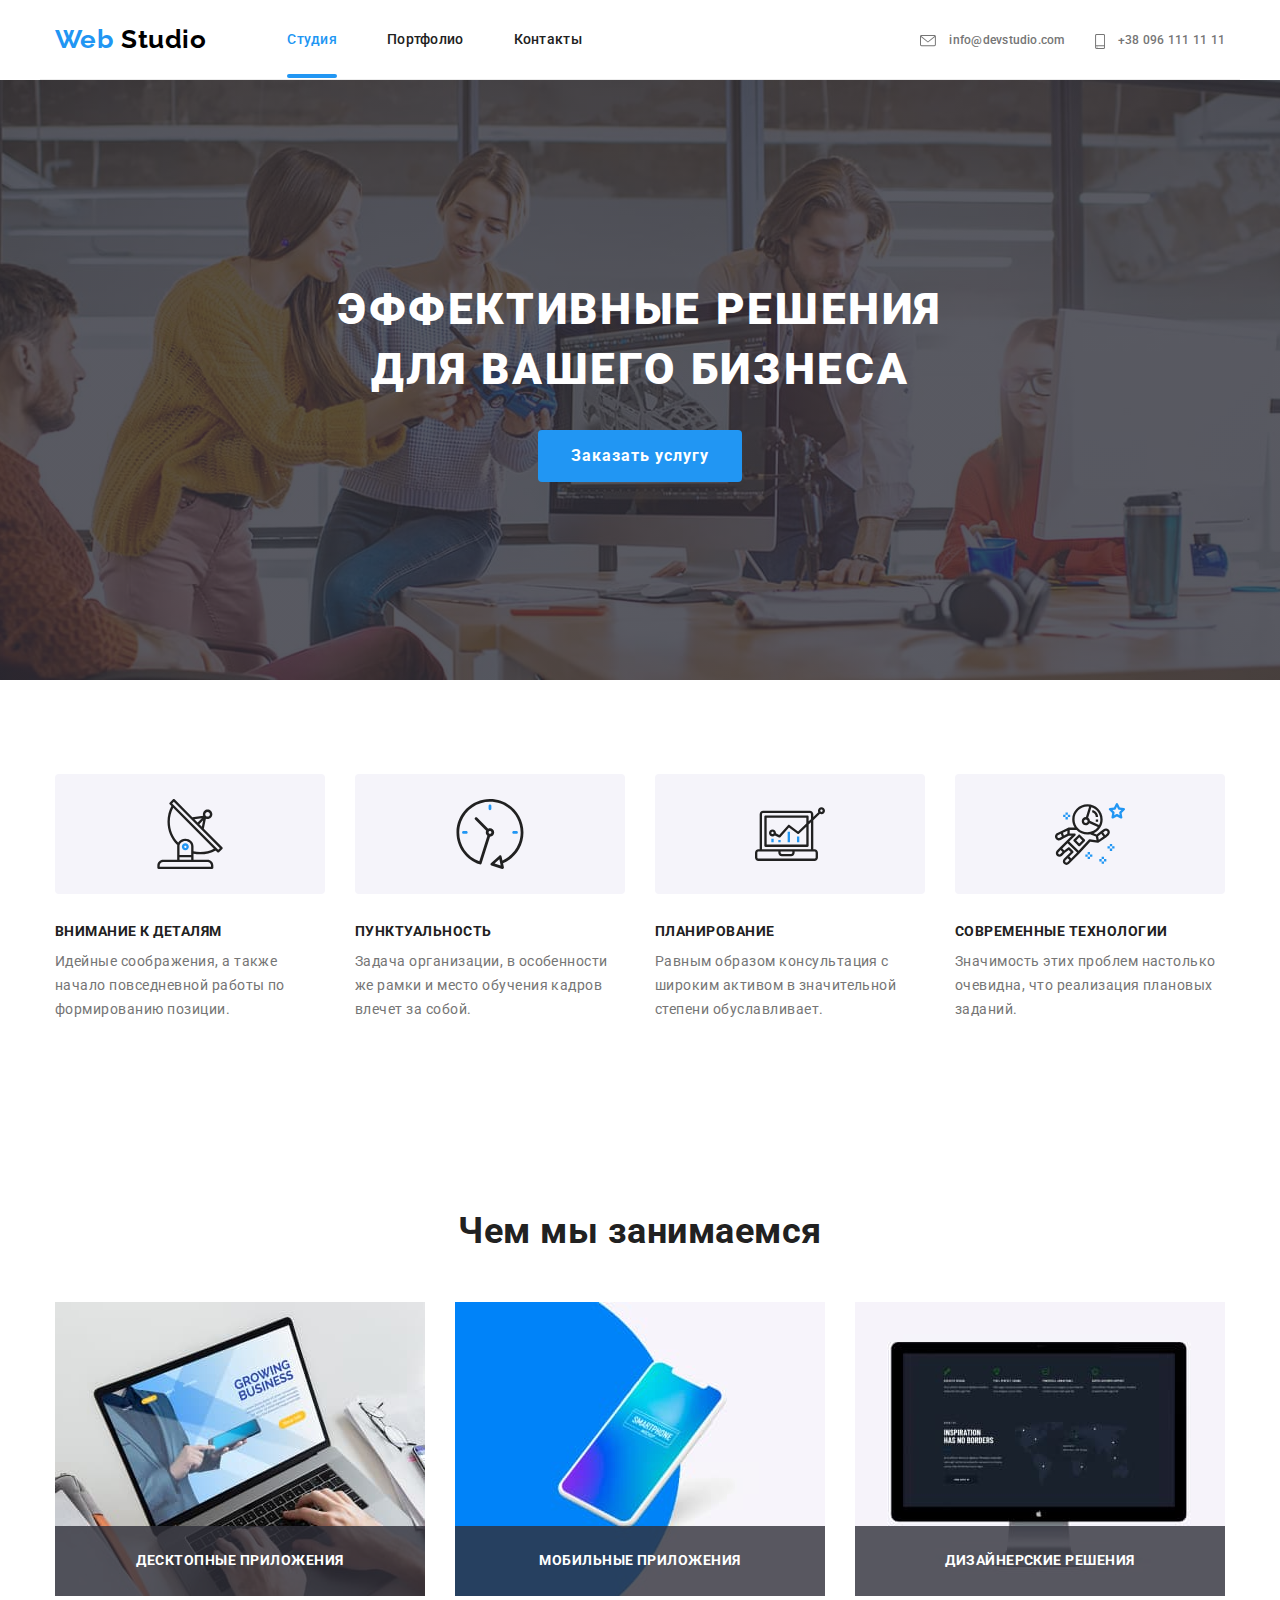
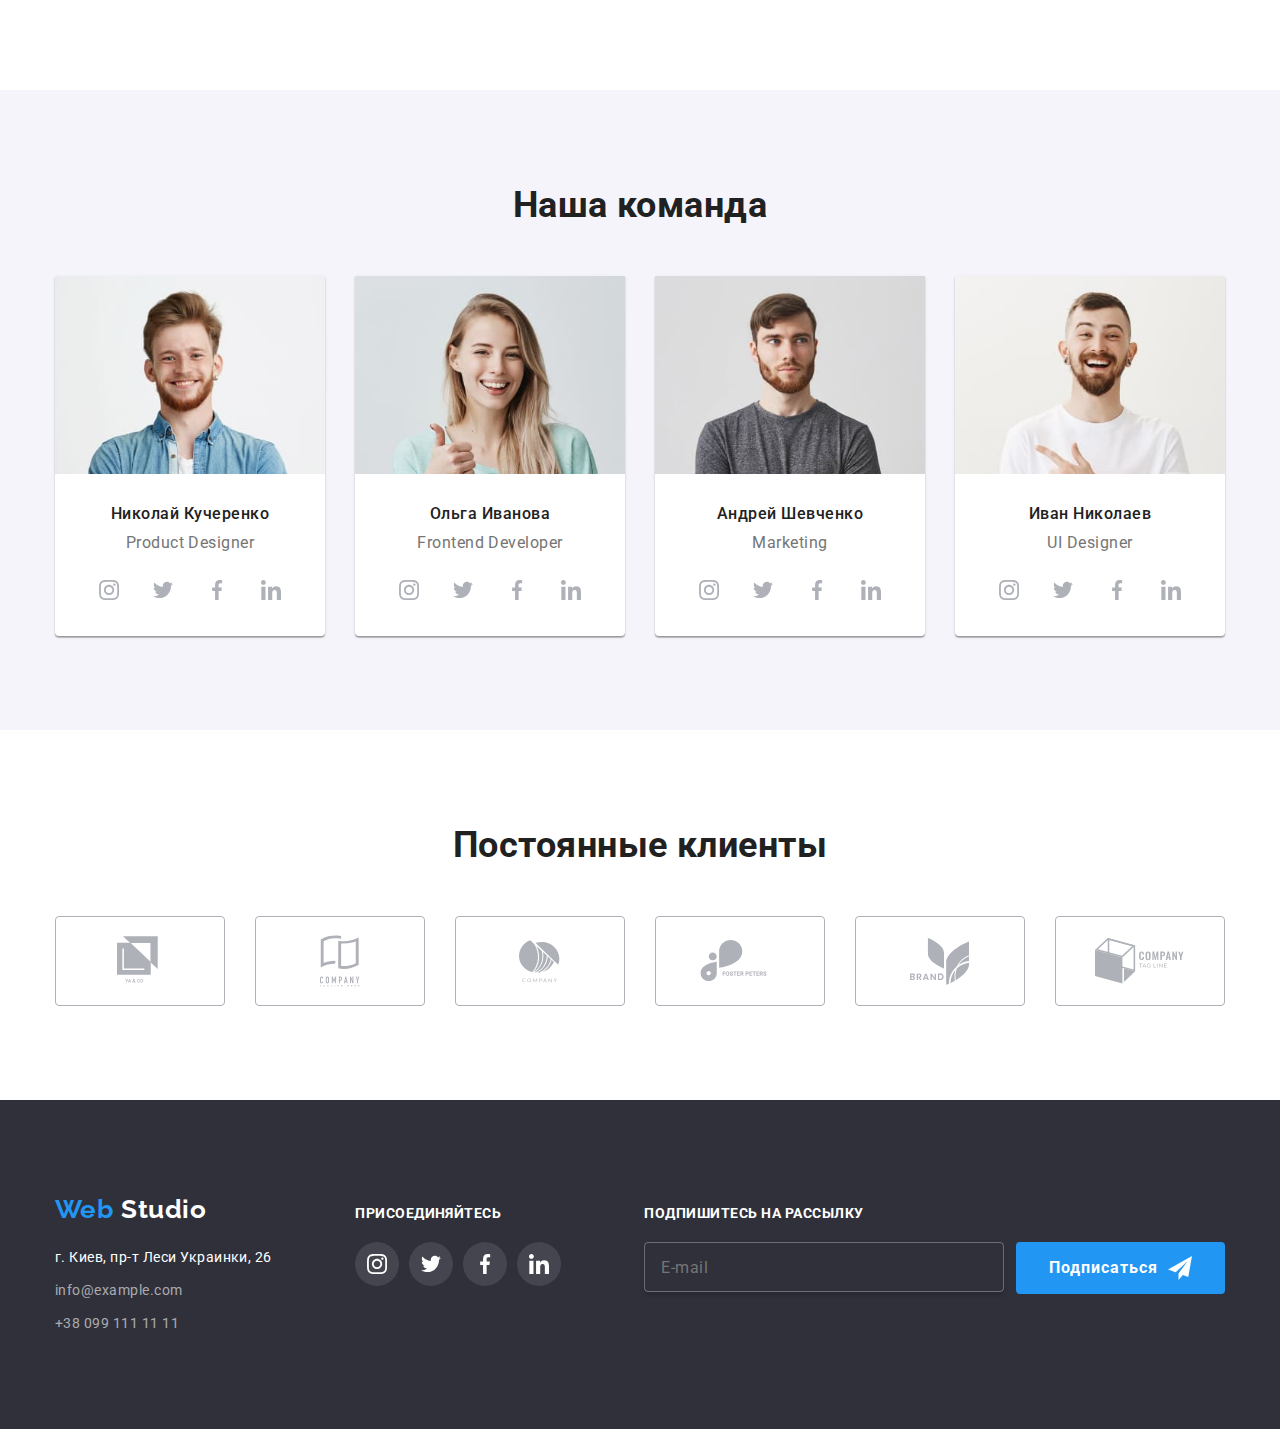
<file: index.html>
<!DOCTYPE html>
<html lang="ru">
	<head>
		<meta charset="UTF-8" />
		<meta name="viewport" content="width=device-width, initial-scale=1.0" />
		<link
			href="https://fonts.googleapis.com/css2?family=Raleway:wght@700&family=Roboto:wght@400;500;700;900&display=swap"
			rel="stylesheet"
		/>
		<link
			rel="stylesheet"
			href="https://cdnjs.cloudflare.com/ajax/libs/modern-normalize/0.6.0/modern-normalize.min.css"
		/>
		<link rel="stylesheet" href="./css/main.min.css" />
		<title>Студия</title>
	</head>
	<body>
		<!-- Верхнее меню -->
		<header class="container header-container">
			<a href="./index.html" class="logo">
				Web
				<span class="logo-header">Studio</span>
			</a>

			<nav class="header-nav" id="header-nav" data-menu>
				<ul class="list site-nav">
					<li class="site-nav-item"><a href="./" class="site-nav-link current">Студия</a></li>
					<li class="site-nav-item">
						<a href="./portfolio.html" class="site-nav-link">
							Портфолио
						</a>
					</li>
					<li class="site-nav-item"><a href="" class="site-nav-link">Контакты</a></li>
				</ul>
				<address class="header-address">
					<ul class="address-nav list">
						<li class="address-nav-item">
							<a href="mailto:info@devstudio.com" class="adress-header">
								<svg class="icon address-mail-icon">
									<use href="./images/sprite.svg#icon-mail"></use>
								</svg>
								info@devstudio.com
							</a>
						</li>
						<li class="address-nav-item">
							<a href="tel:+380961111111" class="adress-header">
								<svg class="icon address-phone-icon">
									<use href="./images/sprite.svg#icon-phone"></use>
								</svg>
								+38 096 111 11 11
							</a>
						</li>
					</ul>
				</address>
			</nav>
			<button type="button" class="menu-button" aria-expanded="true" aria-controls="header-nav" data-menu-button>
				<svg width="24" height="16" aria-label="Кнопка мобильного меню">
					<use class="icon-menu" href="./images/sprite.svg#icon-menu"></use>
					<use class="icon-cross" href="./images/sprite.svg#icon-cross"></use>
				</svg>
			</button>
		</header>
		<!-- Уникальный контент -->
		<main class="main">
			<!-- Герой -->
			<div class="hero-bg">
				<section class="hero">
					<h1 class="hero-title">
						Эффективные решения
						<br />
						для вашего бизнеса
					</h1>
					<button type="button" class="button" data-modal-open>Заказать услугу</button>
				</section>
			</div>

			<!-- Модалка -->
			<div class="backdrop is-hidden" data-modal>
				<div class="modal">
					<div class="close-bt" data-modal-close>
						<svg class="icon modal-icon-close" width="11px" height="11px">
							<use href="./images/sprite.svg#icon-cross"></use>
						</svg>
					</div>

					<h2>Оставьте свои данные, мы вам перезвоним</h2>

					<div class="container-inputs">
						<form class="form js-form">
							<div class="field-form">
								<input class="input-form" type="text" placeholder=" " name="first_name" id="name" />
								<label class="label-form" for="name">Имя</label>
								<span class="form-icon">
									<svg class="icon" width="12px" height="12px">
										<use href="./images/sprite.svg#icon-person"></use>
									</svg>
								</span>
							</div>

							<div class="field-form">
								<input class="input-form" type="tel" placeholder=" " name="phone" id="phone" />
								<label class="label-form" for="phone">Телефон</label>
								<span class="form-icon">
									<svg class="icon" width="13px" height="13px">
										<use href="./images/sprite.svg#icon-phone2"></use>
									</svg>
								</span>
							</div>

							<div class="field-form">
								<input class="input-form" type="email" placeholder=" " name="email" id="email" />
								<label class="label-form" for="email">Почта</label>
								<span class="form-icon">
									<svg class="icon" width="15px" height="12px">
										<use href="./images/sprite.svg#icon-mail2"></use>
									</svg>
								</span>
							</div>

							<div class="field-form">
								<textarea class="input-form input-comment" placeholder=" " name="comment" id="comment"></textarea>
								<label class="label-form label-comment" for="comment">Комментарий</label>
							</div>

							<div class="checkbox-container">
								<label class="checkbox">
									<input class="checkbox-input" type="checkbox" value="terms" name="checkbox" />
									<svg class="icon icon-checkbox" width="12px" height="8px">
										<use href="./images/sprite.svg#icon-checkbox"></use>
									</svg>
									<span class="checkbox-label">
										Соглашаюсь с рассылкой и принимаю
										<a href="/terms">Условия договора</a>
									</span>
								</label>
							</div>

							<div class="modal-button">
								<button type="submit" class="button">Отправить</button>
							</div>
						</form>
					</div>
				</div>
			</div>

			<!-- Особенности -->
			<section class="section">
				<div class="container">
					<!-- <h2 class="section-title">Особенности</h2> -->
					<ul class="list features">
						<li class="item icon-antenna">
							<div class="features-top">
								<svg class="icon">
									<use href="./images/sprite.svg#icon-antenna"></use>
								</svg>
							</div>

							<h3 class="title-text">Внимание к деталям</h3>
							<p class="item-text">
								Идейные соображения, а также начало повседневной работы по формированию позиции.
							</p>
						</li>
						<li class="item icon-clock">
							<div class="features-top">
								<svg class="icon">
									<use href="./images/sprite.svg#icon-clock"></use>
								</svg>
							</div>
							<h3 class="title-text">Пунктуальность</h3>
							<p class="item-text">
								Задача организации, в особенности же рамки и место обучения кадров влечет за собой.
							</p>
						</li>
						<li class="item icon-diagram">
							<div class="features-top">
								<svg class="icon">
									<use href="./images/sprite.svg#icon-diagram"></use>
								</svg>
							</div>
							<h3 class="title-text">Планирование</h3>
							<p class="item-text">
								Равным образом консультация с широким активом в значительной степени обуславливает.
							</p>
						</li>
						<li class="item icon-astronaut">
							<div class="features-top">
								<svg class="icon">
									<use href="./images/sprite.svg#icon-astronaut"></use>
								</svg>
							</div>
							<h3 class="title-text">Современные технологии</h3>
							<p class="item-text">
								Значимость этих проблем настолько очевидна, что реализация плановых заданий.
							</p>
						</li>
					</ul>
				</div>
			</section>

			<!-- Что мы делаем -->
			<section class="section section-skills">
				<div class="container">
					<h2 class="section-title">Чем мы занимаемся</h2>
					<ul class="list skills">
						<li class="item">
							<a href="">
								<picture>
									<source
										srcset="./images/desctopapp_370.jpg 1x, ./images/desctopapp_370@2x.jpg 2x"
										media="(min-width: 1200px)"
									/>
									<img src="./images/desctopapp_370.jpg" alt="Десктопные приложения" />
								</picture>
								<h3 class="name-capabilities">Десктопные приложения</h3>
							</a>
						</li>
						<li class="item">
							<a href="">
								<picture>
									<source
										srcset="./images/mobapp_370.jpg 1x, ./images/mobapp_370@2x.jpg 2x"
										media="(min-width: 1200px)"
									/>
									<img src="./images/mobapp_370.jpg" alt="Мобильные приложения" />
								</picture>
								<h3 class="name-capabilities">Мобильные приложения</h3>
							</a>
						</li>
						<li class="item">
							<a href="">
								<picture>
									<source
										srcset="./images/design_370.jpg 1x, ./images/design_370@2x.jpg 2x"
										media="(min-width: 1200px)"
									/>
									<img src="./images/design_370.jpg" alt="Дизайнерские решения" />
								</picture>
								<h3 class="name-capabilities">Дизайнерские решения</h3>
							</a>
						</li>
					</ul>
				</div>
			</section>

			<!-- Наша команда -->
			<section class="section bacground">
				<div class="container">
					<h2 class="section-title">Наша команда</h2>
					<ul class="list team">
						<li class="team-item">
							<picture>
								<source
									srcset="./images/nikalay_450.jpg 1x, ./images/nikalay_450@2x.jpg 2x"
									media="(max-width: 767px)"
								/>
								<source
									srcset="./images/nikalay_354.jpg 1x, ./images/nikalay_354@2x.jpg 2x"
									media="(min-width: 768px)"
								/>
								<source
									srcset="./images/nikalay_270.jpg 1x, ./images/nikalay_270@2x.jpg 2x"
									media="(min-width: 1200px)"
								/>

								<img src="./images/nikalay_270.jpg" alt="Николай Кучеренко" />
							</picture>
							<h3 class="team-name">Николай Кучеренко</h3>
							<p class="position">Product Designer</p>
							<ul class="list social">
								<li class="item icon-social">
									<svg width="20px" height="20px">
										<use href="./images/sprite.svg#icon-insta"></use>
									</svg>
								</li>
								<li class="item icon-social">
									<svg width="20px" height="20px">
										<use href="./images/sprite.svg#icon-twit"></use>
									</svg>
								</li>
								<li class="item icon-social">
									<svg width="20px" height="20px">
										<use href="./images/sprite.svg#icon-fb"></use>
									</svg>
								</li>
								<li class="item icon-social">
									<svg width="20px" height="20px">
										<use href="./images/sprite.svg#icon-linkedin"></use>
									</svg>
								</li>
							</ul>
						</li>

						<li class="team-item">
							<picture>
								<source srcset="./images/olga_450.jpg 1x, ./images/olga_450@2x.jpg 2x" media="(max-width: 767px)" />
								<source srcset="./images/olga_354.jpg 1x, ./images/olga_354@2x.jpg 2x" media="(min-width: 768px)" />
								<source srcset="./images/olga_270.jpg 1x, ./images/olga_270@2x.jpg 2x" media="(min-width: 1200px)" />

								<img src="./images/olga_450.jpg" alt="Ольга Иванова" />
							</picture>
							<h3 class="team-name">Ольга Иванова</h3>
							<p class="position">Frontend Developer</p>
							<ul class="list social">
								<li class="item icon-social">
									<svg width="20px" height="20px">
										<use href="./images/sprite.svg#icon-insta"></use>
									</svg>
								</li>
								<li class="item icon-social">
									<svg width="20px" height="20px">
										<use href="./images/sprite.svg#icon-twit"></use>
									</svg>
								</li>
								<li class="item icon-social">
									<svg width="20px" height="20px">
										<use href="./images/sprite.svg#icon-fb"></use>
									</svg>
								</li>
								<li class="item icon-social">
									<svg width="20px" height="20px">
										<use href="./images/sprite.svg#icon-linkedin"></use>
									</svg>
								</li>
							</ul>
						</li>

						<li class="team-item">
							<picture>
								<source srcset="./images/andrew_450.jpg 1x, ./images/andrew_450@2x.jpg 2x" media="(max-width: 767px)" />
								<source srcset="./images/andrew_354.jpg 1x, ./images/andrew_354@2x.jpg 2x" media="(min-width: 768px)" />
								<source
									srcset="./images/andrew_270.jpg 1x, ./images/andrew_270@2x.jpg 2x"
									media="(min-width: 1200px)"
								/>

								<img src="./images/andrew_450.jpg" alt="Андрей Шевченко" />
							</picture>
							<h3 class="team-name">Андрей Шевченко</h3>
							<p class="position">Marketing</p>
							<ul class="list social">
								<li class="item icon-social">
									<svg width="20px" height="20px">
										<use href="./images/sprite.svg#icon-insta"></use>
									</svg>
								</li>
								<li class="item icon-social">
									<svg width="20px" height="20px">
										<use href="./images/sprite.svg#icon-twit"></use>
									</svg>
								</li>
								<li class="item icon-social">
									<svg width="20px" height="20px">
										<use href="./images/sprite.svg#icon-fb"></use>
									</svg>
								</li>
								<li class="item icon-social">
									<svg width="20px" height="20px">
										<use href="./images/sprite.svg#icon-linkedin"></use>
									</svg>
								</li>
							</ul>
						</li>

						<li class="team-item">
							<picture>
								<source srcset="./images/ivan_450.jpg 1x, ./images/ivan_450@2x.jpg 2x" media="(max-width: 767px)" />
								<source srcset="./images/ivan_354.jpg 1x, ./images/ivan_354@2x.jpg 2x" media="(min-width: 768px)" />
								<source srcset="./images/ivan_270.jpg 1x, ./images/ivan_270@2x.jpg 2x" media="(min-width: 1200px)" />

								<img src="./images/ivan_450.jpg" alt="Иван Николаев" />
							</picture>
							<h3 class="team-name">Иван Николаев</h3>
							<p class="position">UI Designer</p>
							<ul class="list social">
								<li class="item icon-social">
									<svg width="20px" height="20px">
										<use href="./images/sprite.svg#icon-insta"></use>
									</svg>
								</li>
								<li class="item icon-social">
									<svg width="20px" height="20px">
										<use href="./images/sprite.svg#icon-twit"></use>
									</svg>
								</li>
								<li class="item icon-social">
									<svg width="20px" height="20px">
										<use href="./images/sprite.svg#icon-fb"></use>
									</svg>
								</li>
								<li class="item icon-social">
									<svg width="20px" height="20px">
										<use href="./images/sprite.svg#icon-linkedin"></use>
									</svg>
								</li>
							</ul>
						</li>
					</ul>
				</div>
			</section>

			<!-- Постоянные клиенты -->
			<section class="section">
				<div class="container">
					<h2 class="section-title">Постоянные клиенты</h2>
					<ul class="list customers">
						<li class="item">
							<a href="" class="customer-icon">
								<svg class="icon" width="45px" height="50px">
									<use href="./images/sprite.svg#icon-customer1"></use>
								</svg>
							</a>
						</li>
						<li class="item">
							<a href="" class="customer-icon">
								<svg class="icon" width="40px" height="52px">
									<use href="./images/sprite.svg#icon-customer2"></use>
								</svg>
							</a>
						</li>
						<li class="item">
							<a href="" class="customer-icon">
								<svg class="icon" width="41px" height="43px">
									<use href="./images/sprite.svg#icon-customer3"></use>
								</svg>
							</a>
						</li>
						<li class="item">
							<a href="" class="customer-icon">
								<svg class="icon" width="80px" height="42px">
									<use href="./images/sprite.svg#icon-customer4"></use>
								</svg>
							</a>
						</li>
						<li class="item">
							<a href="" class="customer-icon">
								<svg class="icon" width="59px" height="47px">
									<use href="./images/sprite.svg#icon-customer5"></use>
								</svg>
							</a>
						</li>
						<li class="item">
							<a href="" class="customer-icon">
								<svg class="icon" width="89px" height="46px">
									<use href="./images/sprite.svg#icon-customer6"></use>
								</svg>
							</a>
						</li>
					</ul>
				</div>
			</section>
		</main>

		<!-- Подвал -->
		<footer>
			<div class="footer section container">
				<div class="address-container">
					<div class="logo-cont">
						<a href="/" class="logo">
							Web
							<span class="logo-footer">
								Studio
							</span>
						</a>
					</div>
					<address>
						<ul class="list address">
							<li class="item">г. Киев, пр-т Леси Украинки, 26</li>
							<li class="item">
								<a href="mailto:info@example.com" class="footer-contact">info@example.com</a>
							</li>
							<li class="item">
								<a href="tel:+380961111111" class="footer-contact">+38 099 111 11 11</a>
							</li>
						</ul>
					</address>
				</div>
				<div class="connect">
					<b>присоединяйтесь</b>
					<ul class="list social-footer">
						<li class="item icon-social">
							<svg width="20px" height="20px">
								<use href="./images/sprite.svg#icon-insta"></use>
							</svg>
						</li>
						<li class="item icon-social">
							<svg width="20px" height="20px">
								<use href="./images/sprite.svg#icon-twit"></use>
							</svg>
						</li>
						<li class="item icon-social">
							<svg width="20px" height="20px">
								<use href="./images/sprite.svg#icon-fb"></use>
							</svg>
						</li>
						<li class="item icon-social">
							<svg width="20px" height="20px">
								<use href="./images/sprite.svg#icon-linkedin"></use>
							</svg>
						</li>
					</ul>
				</div>
				<div class="subscribe">
					<b>Подпишитесь на рассылку</b>
					<div class="subscribe-form">
						<input type="email" name="footer-email" class="footer-subscribe" placeholder="E-mail" />
						<button type="submit" class="button">
							Подписаться
							<svg class="icon" width="24px" height="24px">
								<use href="./images/sprite.svg#icon-send"></use>
							</svg>
						</button>
					</div>
				</div>
			</div>
		</footer>
		<script src="./js/modal.js"></script>
		<script src="./js/menu.js"></script>
	</body>
</html>
</file>
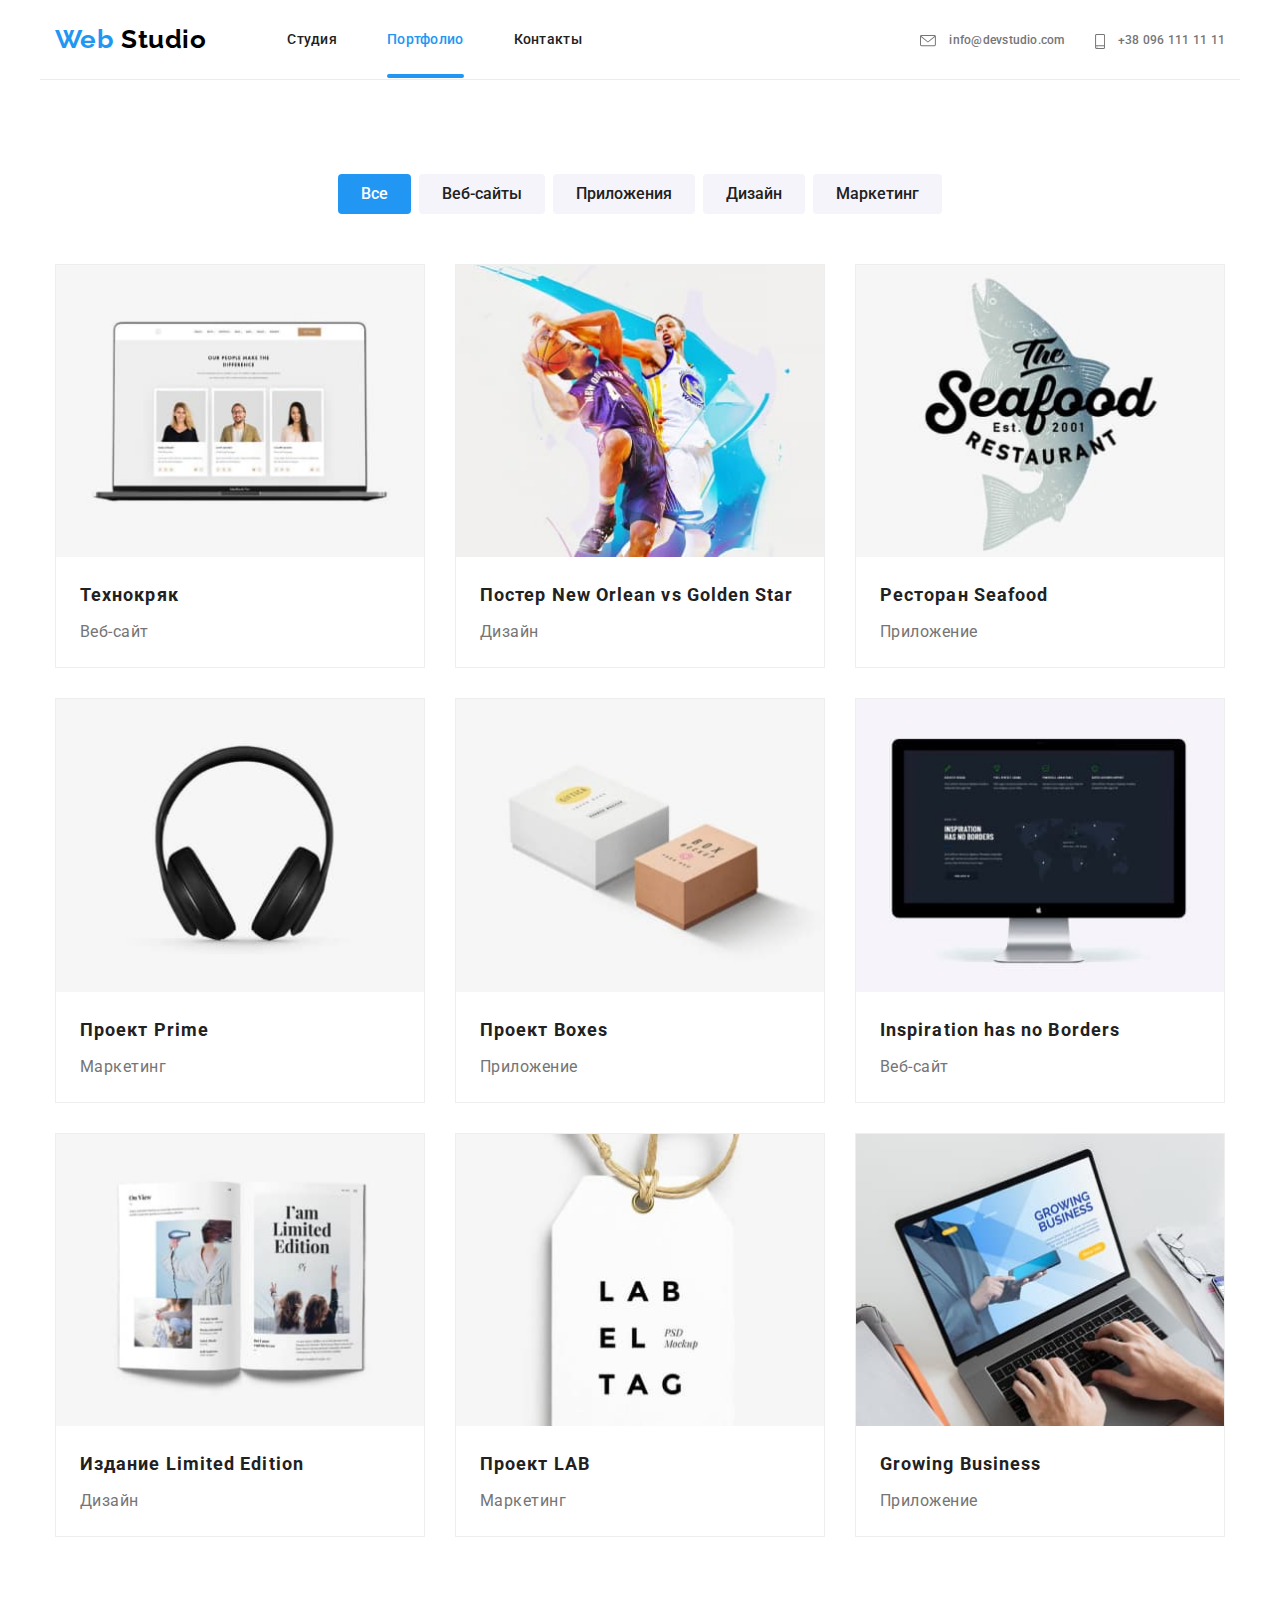
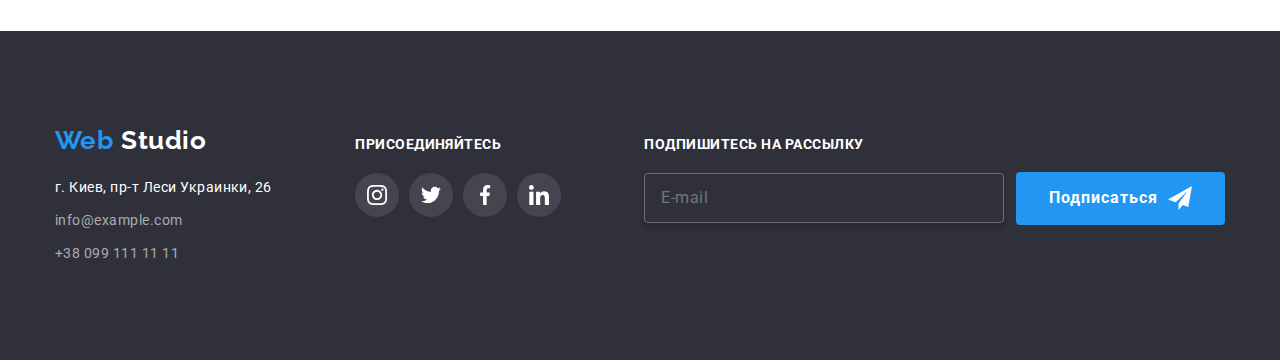
<file: portfolio.html>
<!DOCTYPE html>
<html lang="ru">
	<head>
		<meta charset="UTF-8" />
		<meta name="viewport" content="width=device-width, initial-scale=1.0" />
		<link
			href="https://fonts.googleapis.com/css2?family=Raleway:wght@700&family=Roboto:wght@400;500;700;900&display=swap"
			rel="stylesheet"
		/>
		<link
			rel="stylesheet"
			href="https://cdnjs.cloudflare.com/ajax/libs/modern-normalize/0.6.0/modern-normalize.min.css"
		/>
		<link rel="stylesheet" href="./css/main.min.css" />
		<title>Portfolio</title>
	</head>
	<body>
		<!-- Верхнее меню -->
		<header class="container header-container">
			<a href="./index.html" class="logo">
				Web
				<span class="logo-header">Studio</span>
			</a>

			<nav class="header-nav" id="header-nav" data-menu>
				<ul class="list site-nav">
					<li class="site-nav-item"><a href="./" class="site-nav-link">Студия</a></li>
					<li class="site-nav-item">
						<a href="./portfolio.html" class="site-nav-link current">
							Портфолио
						</a>
					</li>
					<li class="site-nav-item"><a href="" class="site-nav-link">Контакты</a></li>
				</ul>
				<address class="header-address">
					<ul class="address-nav list">
						<li class="address-nav-item">
							<a href="mailto:info@devstudio.com" class="adress-header">
								<svg class="icon address-mail-icon">
									<use href="./images/sprite.svg#icon-mail"></use>
								</svg>
								info@devstudio.com
							</a>
						</li>
						<li class="address-nav-item">
							<a href="tel:+380961111111" class="adress-header">
								<svg class="icon address-phone-icon">
									<use href="./images/sprite.svg#icon-phone"></use>
								</svg>
								+38 096 111 11 11
							</a>
						</li>
					</ul>
				</address>
			</nav>
			<button type="button" class="menu-button" aria-expanded="true" aria-controls="header-nav" data-menu-button>
				<svg width="24" height="16" aria-label="Кнопка мобильного меню">
					<use class="icon-menu" href="./images/sprite.svg#icon-menu"></use>
					<use class="icon-cross" href="./images/sprite.svg#icon-cross"></use>
				</svg>
			</button>
		</header>
		<!-- Тело -->
		<main>
			<!-- <h1>Портфолио</h1> -->
			<!-- Фильтр -->
			<section class="section">
				<div class="container">
					<!-- <h2>Фильтр</h2> -->
					<div class="filter-menu">
						<ul class="list filter-button-block">
							<li class="filter-button-block-item">
								<button type="button" class="filter-button current-button">
									Все
								</button>
							</li>
							<li class="filter-button-block-item">
								<button type="button" class="filter-button">
									Веб-сайты
								</button>
							</li>
							<li class="filter-button-block-item">
								<button type="button" class="filter-button">
									Приложения
								</button>
							</li>
							<li class="filter-button-block-item">
								<button type="button" class="filter-button">
									Дизайн
								</button>
							</li>
							<li class="filter-button-block-item">
								<button type="button" class="filter-button">
									Маркетинг
								</button>
							</li>
						</ul>
					</div>

					<!-- Проекты -->
					<!-- <h2>Проекты</h2> -->
					<ul class="list project-blocks">
						<li class="project-container">
							<a href="" class="item">
								<div class="portfolio-overlay">
									<picture>
										<source
											srcset="./images/techno_370.jpg 1x, ./images/techno_370@2x.jpg 2x"
											media="(min-width: 1200px)"
										/>
										<source
											srcset="./images/techno_354.jpg 1x, ./images/techno_354@2x.jpg 2x"
											media="(min-width: 768px)"
										/>
										<source
											srcset="./images/techno_450.jpg 1x, ./images/techno_450@2x.jpg 2x"
											media="(max-width: 767px)"
										/>

										<img src="./images/techno_450.jpg" alt="Технокряк" />
									</picture>
									<p class="full-text-item">
										Технокряк это современная площадка распространения коронавируса. Компании используют эту платформу
										для цифрового шпионажа и атак на защищённые сервера конкурентов.
									</p>
								</div>
								<div class="card-name">
									<h3 class="title-font">
										Технокряк
									</h3>
									<p class="filter-name">
										Веб-сайт
									</p>
								</div>
							</a>
						</li>
						<li class="project-container">
							<a href="" class="item">
								<div class="portfolio-overlay">
									<picture>
										<source
											srcset="./images/newolrean_370.jpg 1x, ./images/newolrean_370@2x.jpg 2x"
											media="(min-width: 1200px)"
										/>
										<source
											srcset="./images/newolrean_354.jpg 1x, ./images/newolrean_354@2x.jpg 2x"
											media="(min-width: 768px)"
										/>
										<source
											srcset="./images/newolrean_450.jpg 1x, ./images/newolrean_450@2x.jpg 2x"
											media="(max-width: 767px)"
										/>

										<img src="./images/newolrean_450.jpg" alt="New Orlean vs Golden Star" />
									</picture>
									<p class="full-text-item">
										Технокряк это современная площадка распространения коронавируса. Компании используют эту платформу
										для цифрового шпионажа и атак на защищённые сервера конкурентов.
									</p>
								</div>
								<div class="card-name">
									<h3 class="title-font">
										Постер New Orlean vs Golden Star
									</h3>
									<p class="filter-name">
										Дизайн
									</p>
								</div>
							</a>
						</li>
						<li class="project-container">
							<a href="" class="item">
								<div class="portfolio-overlay">
									<picture>
										<source
											srcset="./images/seafood_370.jpg 1x, ./images/seafood_370@2x.jpg 2x"
											media="(min-width: 1200px)"
										/>
										<source
											srcset="./images/seafood_354.jpg 1x, ./images/seafood_354@2x.jpg 2x"
											media="(min-width: 768px)"
										/>
										<source
											srcset="./images/seafood_450.jpg 1x, ./images/seafood_450@2x.jpg 2x"
											media="(max-width: 767px)"
										/>

										<img src="./images/seafood_450.jpg" alt="Seafood" />
									</picture>
									<p class="full-text-item">
										Технокряк это современная площадка распространения коронавируса. Компании используют эту платформу
										для цифрового шпионажа и атак на защищённые сервера конкурентов.
									</p>
								</div>
								<div class="card-name">
									<h3 class="title-font">
										Ресторан Seafood
									</h3>
									<p class="filter-name">
										Приложение
									</p>
								</div>
							</a>
						</li>
						<li class="project-container">
							<a href="" class="item">
								<div class="portfolio-overlay">
									<picture>
										<source
											srcset="./images/prime_370.jpg 1x, ./images/prime_370@2x.jpg 2x"
											media="(min-width: 1200px)"
										/>
										<source
											srcset="./images/prime_354.jpg 1x, ./images/prime_354@2x.jpg 2x"
											media="(min-width: 768px)"
										/>
										<source
											srcset="./images/prime_450.jpg 1x, ./images/prime_450@2x.jpg 2x"
											media="(max-width: 767px)"
										/>

										<img src="./images/prime_450.jpg" alt="Prime" />
									</picture>
									<p class="full-text-item">
										Технокряк это современная площадка распространения коронавируса. Компании используют эту платформу
										для цифрового шпионажа и атак на защищённые сервера конкурентов.
									</p>
								</div>
								<div class="card-name">
									<h3 class="title-font">
										Проект Prime
									</h3>
									<p class="filter-name">
										Маркетинг
									</p>
								</div>
							</a>
						</li>
						<li class="project-container">
							<a href="" class="item">
								<div class="portfolio-overlay">
									<picture>
										<source srcset="./images/box_370.jpg 1x, ./images/box_370@2x.jpg 2x" media="(min-width: 1200px)" />
										<source srcset="./images/box_354.jpg 1x, ./images/box_354@2x.jpg 2x" media="(min-width: 768px)" />
										<source srcset="./images/box_450.jpg 1x, ./images/box_450@2x.jpg 2x" media="(max-width: 767px)" />

										<img src="./images/box_450.jpg" alt="Boxes" />
									</picture>
									<p class="full-text-item">
										Технокряк это современная площадка распространения коронавируса. Компании используют эту платформу
										для цифрового шпионажа и атак на защищённые сервера конкурентов.
									</p>
								</div>
								<div class="card-name">
									<h3 class="title-font">
										Проект Boxes
									</h3>
									<p class="filter-name">
										Приложение
									</p>
								</div>
							</a>
						</li>
						<li class="project-container">
							<a href="" class="item">
								<div class="portfolio-overlay">
									<picture>
										<source
											srcset="./images/inspirate_370.jpg 1x, ./images/inspirate_370@2x.jpg 2x"
											media="(min-width: 1200px)"
										/>
										<source
											srcset="./images/inspirate_354.jpg 1x, ./images/inspirate_354@2x.jpg 2x"
											media="(min-width: 768px)"
										/>
										<source
											srcset="./images/inspirate_450.jpg 1x, ./images/inspirate_450@2x.jpg 2x"
											media="(max-width: 767px)"
										/>

										<img src="./images/inspirate_450.jpg" alt="Inspiration" />
									</picture>
									<p class="full-text-item">
										Технокряк это современная площадка распространения коронавируса. Компании используют эту платформу
										для цифрового шпионажа и атак на защищённые сервера конкурентов.
									</p>
								</div>
								<div class="card-name">
									<h3 class="title-font">
										Inspiration has no Borders
									</h3>
									<p class="filter-name">
										Веб-сайт
									</p>
								</div>
							</a>
						</li>
						<li class="project-container">
							<a href="" class="item">
								<div class="portfolio-overlay">
									<picture>
										<source
											srcset="./images/limited_370.jpg 1x, ./images/limited_370@2x.jpg 2x"
											media="(min-width: 1200px)"
										/>
										<source
											srcset="./images/limited_354.jpg 1x, ./images/limited_354@2x.jpg 2x"
											media="(min-width: 768px)"
										/>
										<source
											srcset="./images/limited_450.jpg 1x, ./images/limited_450@2x.jpg 2x"
											media="(max-width: 767px)"
										/>

										<img src="./images/limited_450.jpg" alt="Limited Edition" />
									</picture>
									<p class="full-text-item">
										Технокряк это современная площадка распространения коронавируса. Компании используют эту платформу
										для цифрового шпионажа и атак на защищённые сервера конкурентов.
									</p>
								</div>
								<div class="card-name">
									<h3 class="title-font">
										Издание Limited Edition
									</h3>
									<p class="filter-name">
										Дизайн
									</p>
								</div>
							</a>
						</li>
						<li class="project-container">
							<a href="" class="item">
								<div class="portfolio-overlay">
									<picture>
										<source srcset="./images/lab_370.jpg 1x, ./images/lab_370@2x.jpg 2x" media="(min-width: 1200px)" />
										<source srcset="./images/lab_354.jpg 1x, ./images/lab_354@2x.jpg 2x" media="(min-width: 768px)" />
										<source srcset="./images/lab_450.jpg 1x, ./images/lab_450@2x.jpg 2x" media="(max-width: 767px)" />

										<img src="./images/lab_450.jpg" alt="LAB" />
									</picture>
									<p class="full-text-item">
										Технокряк это современная площадка распространения коронавируса. Компании используют эту платформу
										для цифрового шпионажа и атак на защищённые сервера конкурентов.
									</p>
								</div>
								<div class="card-name">
									<h3 class="title-font">
										Проект LAB
									</h3>
									<p class="filter-name">
										Маркетинг
									</p>
								</div>
							</a>
						</li>
						<li class="project-container">
							<a href="" class="item">
								<div class="portfolio-overlay">
									<picture>
										<source
											srcset="./images/growing_370.jpg 1x, ./images/growing_370@2x.jpg 2x"
											media="(min-width: 1200px)"
										/>
										<source
											srcset="./images/growing_354.jpg 1x, ./images/growing_354@2x.jpg 2x"
											media="(min-width: 768px)"
										/>
										<source
											srcset="./images/growing_450.jpg 1x, ./images/growing_450@2x.jpg 2x"
											media="(max-width: 767px)"
										/>

										<img src="./images/growing_450.jpg" alt="Growing Business" />
									</picture>
									<p class="full-text-item">
										Технокряк это современная площадка распространения коронавируса. Компании используют эту платформу
										для цифрового шпионажа и атак на защищённые сервера конкурентов.
									</p>
								</div>
								<div class="card-name">
									<h3 class="title-font">
										Growing Business
									</h3>
									<p class="filter-name">
										Приложение
									</p>
								</div>
							</a>
						</li>
					</ul>
				</div>
			</section>
		</main>
		<!-- Подвал -->
		<footer>
			<div class="footer section container">
				<div class="address-container">
					<div class="logo-cont">
						<a href="/" class="logo">
							Web
							<span class="logo-footer">
								Studio
							</span>
						</a>
					</div>
					<address>
						<ul class="list address">
							<li class="item">г. Киев, пр-т Леси Украинки, 26</li>
							<li class="item">
								<a href="mailto:info@example.com" class="footer-contact">info@example.com</a>
							</li>
							<li class="item">
								<a href="tel:+380961111111" class="footer-contact">+38 099 111 11 11</a>
							</li>
						</ul>
					</address>
				</div>
				<div class="connect">
					<b>присоединяйтесь</b>
					<ul class="list social-footer">
						<li class="item icon-social">
							<svg width="20px" height="20px">
								<use href="./images/sprite.svg#icon-insta"></use>
							</svg>
						</li>
						<li class="item icon-social">
							<svg width="20px" height="20px">
								<use href="./images/sprite.svg#icon-twit"></use>
							</svg>
						</li>
						<li class="item icon-social">
							<svg width="20px" height="20px">
								<use href="./images/sprite.svg#icon-fb"></use>
							</svg>
						</li>
						<li class="item icon-social">
							<svg width="20px" height="20px">
								<use href="./images/sprite.svg#icon-linkedin"></use>
							</svg>
						</li>
					</ul>
				</div>
				<div class="subscribe">
					<b>Подпишитесь на рассылку</b>
					<div class="subscribe-form">
						<input type="email" name="footer-email" class="footer-subscribe" placeholder="E-mail" />
						<button type="submit" class="button">
							Подписаться
							<svg class="icon" width="24px" height="24px">
								<use href="./images/sprite.svg#icon-send"></use>
							</svg>
						</button>
					</div>
				</div>
			</div>
		</footer>
		<script src="./js/menu.js"></script>
	</body>
</html>
</file>
<file: css/main.min.css>
.site-nav-link:hover,.site-nav-link:focus,.adress-header:hover,.adress-header:focus,.customer-icon:hover,.customer-icon:focus,.backdrop,.modal-icon-close:hover,.modal-icon-close:focus,.icon-social:hover,.icon-social:focus,.social-footer .icon-social:hover,.social-footer .icon-social:focus,.project-blocks .item:hover .full-text-item,.project-blocks .item:focus .full-text-item,.project-container .item:hover,.project-container .item:focus,.full-text-item,.filter-button:hover,.filter-button:focus,.button:hover,.button:focus{-webkit-transition:250ms cubic-bezier(0.4, 0, 0.2, 1);transition:250ms cubic-bezier(0.4, 0, 0.2, 1)}.input-form:focus-within,.input-form:not(:placeholder-shown) ~ .label-form,.input-form:focus ~ .label-form,.input-form:focus ~ .form-icon{-webkit-transition:250ms cubic-bezier(0.4, 0, 0.2, 1) -webkit-transform;transition:250ms cubic-bezier(0.4, 0, 0.2, 1) -webkit-transform;transition:250ms cubic-bezier(0.4, 0, 0.2, 1) transform;transition:250ms cubic-bezier(0.4, 0, 0.2, 1) transform, 250ms cubic-bezier(0.4, 0, 0.2, 1) -webkit-transform}a{text-decoration:none}img{display:block;max-width:100%;height:auto}.list{list-style:none;padding:0;margin:0}body{background-color:#fff;color:#757575;font-family:Roboto,sans-serif;letter-spacing:0.03em}.container{padding-left:15px;padding-right:15px;margin-left:auto;margin-right:auto}@media screen and (min-width: 480px){.container{width:480px}}@media screen and (min-width: 768px){.container{width:768px}}@media screen and (min-width: 1200px){.container{width:1200px}}.section{padding-top:94px;padding-bottom:94px}@media screen and (max-width: 1199px){.section{padding-top:60px;padding-bottom:60px}}.section-title{color:#212121;font-weight:bold;font-size:36px;line-height:1.17;text-align:center;margin-top:0;margin-bottom:50px}@media screen and (max-width: 1199px){.section-title{margin-bottom:30px}}.logo{display:-webkit-inline-box;display:-ms-inline-flexbox;display:inline-flex;color:#2196f3;font-family:Raleway,sans-serif;font-weight:bold;font-size:24px;line-height:1.17}@media screen and (min-width: 1200px){.logo{font-weight:bold;font-size:26px;line-height:1.2}}.logo-header{color:#000;margin-left:8px}@media screen and (min-width: 768px){.logo-header{margin-right:81px}}.logo-footer{margin-left:8px;color:#fff}.header-container{display:-webkit-box;display:-ms-flexbox;display:flex;-webkit-box-pack:justify;-ms-flex-pack:justify;justify-content:space-between;-webkit-box-align:center;-ms-flex-align:center;align-items:center;min-height:60px;border-bottom:1px solid #ececec}@media screen and (min-width: 768px){.header-container{width:768px;min-height:80px}}@media screen and (min-width: 1200px){.header-container{width:1200px}}@media screen and (max-width: 767px){.header-nav{position:absolute;z-index:99;-webkit-transform:translateY(-200%);transform:translateY(-200%);opacity:0;top:60px;left:0;width:100%;padding-top:60px;padding-bottom:60px;text-align:center;background-color:#fff;-webkit-box-shadow:0px 1px 3px rgba(0,0,0,0.16),0px 2px 4px rgba(0,0,0,0.08),0px 4px 8px rgba(0,0,0,0.04);box-shadow:0px 1px 3px rgba(0,0,0,0.16),0px 2px 4px rgba(0,0,0,0.08),0px 4px 8px rgba(0,0,0,0.04)}}.header-nav.is-open{-webkit-transform:translateY(0%);transform:translateY(0%);opacity:1}@media screen and (min-width: 768px){.header-nav{display:-webkit-box;display:-ms-flexbox;display:flex;-webkit-box-pack:justify;-ms-flex-pack:justify;justify-content:space-between;-webkit-box-align:center;-ms-flex-align:center;align-items:center;-webkit-box-flex:1;-ms-flex-positive:1;flex-grow:1}}@media screen and (min-width: 768px){.site-nav{display:-webkit-box;display:-ms-flexbox;display:flex;-webkit-box-pack:justify;-ms-flex-pack:justify;justify-content:space-between}}.site-nav-item{margin-bottom:0}@media screen and (max-width: 767px){.site-nav-item{margin-bottom:40px}.site-nav-item:last-child{margin-bottom:60px}}@media screen and (min-width: 768px){.site-nav-item:not(:last-child){margin-right:50px}}.site-nav-link{margin-left:auto;margin-right:auto;padding-bottom:8px;font-weight:500;font-size:18px;line-height:1.16;letter-spacing:0.02em;color:#212121}@media screen and (min-width: 768px){.site-nav-link{font-weight:500;font-size:14px;line-height:1.14}}.site-nav-link.current{position:relative;color:#2196f3}.site-nav-link.current:after{content:"";position:absolute;bottom:0;left:0;height:4px;width:100%;border-radius:2px;background-color:#2196f3}@media screen and (min-width: 768px){.site-nav-link{padding-bottom:31px;padding-top:32px}}.site-nav-link:hover,.site-nav-link:focus{color:#2196f3;cursor:pointer}@media screen and (min-width: 1200px){.address-nav{display:-webkit-box;display:-ms-flexbox;display:flex}}.address-nav-item{margin-bottom:16px}@media screen and (min-width: 768px){.address-nav-item{margin-bottom:10px}}@media screen and (min-width: 1200px){.address-nav-item{margin-right:30px;margin-bottom:0}.address-nav-item:last-child{margin-right:0}}.address-nav-item:last-child{margin-bottom:0px}.adress-header{font-style:normal;color:#757575;font-weight:500;font-size:14px;line-height:1.14;letter-spacing:0.02em}@media screen and (min-width: 768px){.adress-header{font-weight:500;font-size:12px;line-height:1.17}}.adress-header:hover,.adress-header:focus{color:#2196f3}.address-mail-icon{width:16px;height:12px;margin-right:10px;fill:currentColor;vertical-align:middle}.address-phone-icon{width:10px;height:15px;margin-right:10px;fill:currentColor;vertical-align:middle}.menu-button{display:-webkit-box;display:-ms-flexbox;display:flex;margin:0;padding:0;border:none;background-color:transparent;cursor:pointer}@media screen and (min-width: 768px){.menu-button{display:none}}.menu-button:hover,.menu-button:focus{fill:#2196f3;outline:transparent}.menu-button.is-open{-webkit-transform:translateY(0%);transform:translateY(0%);opacity:1}.menu-button.is-open .icon-cross{display:block}.menu-button.is-open .icon-menu{display:none}.icon-cross{display:none}.icon-menu{width:40px;height:40px}.hero-title{color:#fff;font-weight:900;font-size:26px;line-height:1.66;text-align:center;letter-spacing:0.06em;text-transform:uppercase;margin-top:0;margin-bottom:30px}@media screen and (min-width: 1200px){.hero-title{font-weight:900;font-size:44px;line-height:1.36}}.hero{display:-webkit-box;display:-ms-flexbox;display:flex;-webkit-box-pack:center;-ms-flex-pack:center;justify-content:center;-webkit-box-align:center;-ms-flex-align:center;align-items:center;-ms-flex-wrap:wrap;flex-wrap:wrap;padding-top:118px;padding-bottom:118px;margin-left:auto;margin-right:auto;width:360px}@media screen and (max-width: 479px){.hero{width:100%}}@media screen and (min-width: 1200px){.hero{width:700px;padding-top:200px;padding-bottom:200px}}.hero-bg{max-width:1600px;height:400px;margin-left:auto;margin-right:auto;background-image:-webkit-gradient(linear, left top, left bottom, from(rgba(47,48,58,0.8)), to(rgba(47,48,58,0.8))),url(./../images/header_mob.jpg);background-image:linear-gradient(rgba(47,48,58,0.8), rgba(47,48,58,0.8)),url(./../images/header_mob.jpg);background-repeat:no-repeat;background-position:center;background-size:cover}@media screen and (-webkit-min-device-pixel-ratio: 2), screen and (min-resolution: 2dppx){.hero-bg{background-image:-webkit-gradient(linear, left top, left bottom, from(rgba(47,48,58,0.8)), to(rgba(47,48,58,0.8))),url(./../images/header_mob@2x.jpg);background-image:linear-gradient(rgba(47,48,58,0.8), rgba(47,48,58,0.8)),url(./../images/header_mob@2x.jpg)}}@media screen and (min-width: 768px){.hero-bg{background-image:-webkit-gradient(linear, left top, left bottom, from(rgba(47,48,58,0.8)), to(rgba(47,48,58,0.8))),url(./../images/header_tab.jpg);background-image:linear-gradient(rgba(47,48,58,0.8), rgba(47,48,58,0.8)),url(./../images/header_tab.jpg)}}@media screen and (min-width: 768px) and (-webkit-min-device-pixel-ratio: 2), screen and (min-width: 768px) and (min-resolution: 2dppx){.hero-bg{background-image:-webkit-gradient(linear, left top, left bottom, from(rgba(47,48,58,0.8)), to(rgba(47,48,58,0.8))),url(./../images/header_tab@2x.jpg);background-image:linear-gradient(rgba(47,48,58,0.8), rgba(47,48,58,0.8)),url(./../images/header_tab@2x.jpg)}}@media screen and (min-width: 1200px){.hero-bg{min-height:600px;background-image:-webkit-gradient(linear, left top, left bottom, from(rgba(47,48,58,0.8)), to(rgba(47,48,58,0.8))),url(./../images/header_desk.jpg);background-image:linear-gradient(rgba(47,48,58,0.8), rgba(47,48,58,0.8)),url(./../images/header_desk.jpg)}}@media screen and (min-width: 1200px) and (-webkit-min-device-pixel-ratio: 2), screen and (min-width: 1200px) and (min-resolution: 2dppx){.hero-bg{background-image:-webkit-gradient(linear, left top, left bottom, from(rgba(47,48,58,0.8)), to(rgba(47,48,58,0.8))),url(./../images/header_desk@2x.jpg);background-image:linear-gradient(rgba(47,48,58,0.8), rgba(47,48,58,0.8)),url(./../images/header_desk@2x.jpg)}}.no-padding{padding-bottom:0}@media screen and (min-width: 768px){.features{display:-webkit-box;display:-ms-flexbox;display:flex;-ms-flex-wrap:wrap;flex-wrap:wrap;margin:-15px}}@media screen and (min-width: 768px){.features .item{width:calc((100% - 4 * 15px) / 2);margin:15px}}@media screen and (min-width: 1200px){.features .item{width:calc((100% - 8 * 15px) / 4);margin:15px}}@media screen and (max-width: 767px){.features .item:not(:last-child){margin-bottom:30px}}.features-top{display:block;height:120px;padding-top:25px;padding-bottom:25px;background-color:#f5f4fa;text-align:center;border-radius:4px}.features-top .icon{width:70px;height:70px}.title-text{color:#212121;font-weight:bold;font-size:14px;line-height:1.14;text-transform:uppercase;margin-top:30px;margin-bottom:10px}@media screen and (max-width: 767px){.title-text{text-align:center}}.item-text{font-weight:normal;font-size:14px;line-height:1.71;margin-top:0;margin-bottom:0}@media screen and (max-width: 1199px){.section-skills{display:none}}.skills{display:-webkit-box;display:-ms-flexbox;display:flex;-ms-flex-wrap:wrap;flex-wrap:wrap;margin:-15px}.skills .item{position:relative}@media screen and (min-width: 1200px){.skills .item{width:calc((100% - 6 * 15px) / 3);margin:15px}}.name-capabilities{position:absolute;width:100%;bottom:0;font-weight:bold;font-size:14px;line-height:1.14;text-transform:uppercase;text-align:center;color:#fff;background-color:rgba(47,48,58,0.8);padding-top:27px;padding-bottom:27px;margin-top:0;margin-bottom:0}.section.bacground{background-color:#f5f4fa}@media screen and (min-width: 768px){.team{display:-webkit-box;display:-ms-flexbox;display:flex;-ms-flex-wrap:wrap;flex-wrap:wrap;margin:-15px}}.team-item{background:#fff;-webkit-box-shadow:0px 2px 1px rgba(0,0,0,0.2),0px 1px 1px rgba(0,0,0,0.14),0px 1px 3px rgba(0,0,0,0.12);box-shadow:0px 2px 1px rgba(0,0,0,0.2),0px 1px 1px rgba(0,0,0,0.14),0px 1px 3px rgba(0,0,0,0.12);border-radius:0px 0px 4px 4px}@media screen and (min-width: 768px){.team-item{width:calc((100% - 4 * 15px) / 2);margin:15px}}@media screen and (min-width: 1200px){.team-item{width:calc((100% - 8 * 15px) / 4);margin:15px}}@media screen and (max-width: 767px){.team-item:not(:last-child){margin-bottom:30px}}.team-name{color:#212121;font-weight:500;font-size:16px;line-height:1.19;text-align:center;margin-top:30px;margin-bottom:10px}.position{font-weight:normal;font-size:16px;line-height:1.19;text-align:center;margin-top:0;margin-bottom:16px}.customer-icon{display:-webkit-box;display:-ms-flexbox;display:flex;-webkit-box-pack:center;-ms-flex-pack:center;justify-content:center;-webkit-box-align:center;-ms-flex-align:center;align-items:center;height:90px;border:1px solid;color:#afb1b8;border-radius:4px}.customer-icon:hover,.customer-icon:focus{border:1px solid;color:#2196f3;cursor:pointer}.customer-icon .icon{fill:currentColor}.customers{display:-webkit-box;display:-ms-flexbox;display:flex;-ms-flex-wrap:wrap;flex-wrap:wrap;margin:-15px}.customers .item{width:calc((100% - 4 * 15px) / 2);margin:15px}@media screen and (min-width: 768px){.customers .item{width:calc((100% - 6 * 15px) / 3);margin:15px}}@media screen and (min-width: 1200px){.customers .item{width:calc((100% - 12 * 15px) / 6)}}footer{background-color:#2f303a}.footer{color:#fff;text-align:center}@media screen and (min-width: 768px){.footer{display:-webkit-box;display:-ms-flexbox;display:flex;-ms-flex-wrap:wrap;flex-wrap:wrap;-webkit-box-pack:justify;-ms-flex-pack:justify;justify-content:space-between;-webkit-box-align:baseline;-ms-flex-align:baseline;align-items:baseline}}@media screen and (min-width: 1200px){.footer{text-align:start}}.footer b{display:block;font-weight:bold;font-size:14px;line-height:1.14;text-transform:uppercase}@media screen and (min-width: 768px) and (max-width: 1199px){.address-container{-ms-flex-preferred-size:50%;flex-basis:50%}}.list.address{font-style:normal;font-weight:normal;font-size:14px;line-height:1.71}.address .item{margin-bottom:9px}.address .item:last-child{margin-bottom:0}.logo-cont{margin-bottom:20px}.footer-contact{color:rgba(255,255,255,0.6);font-style:normal;font-weight:normal;font-size:14px;line-height:1.71}@media screen and (min-width: 768px) and (max-width: 1199px){.connect{-ms-flex-preferred-size:50%;flex-basis:50%;margin-top:0;margin-bottom:0}}@media screen and (max-width: 767px){.connect{margin-top:60px;margin-bottom:60px}}@media screen and (min-width: 768px) and (max-width: 1199px){.subscribe{-ms-flex-preferred-size:100%;flex-basis:100%;margin-top:60px;margin-bottom:0}}.subscribe b{font-weight:bold;font-size:14px;line-height:1.14;text-transform:uppercase}.subscribe-form{display:-webkit-box;display:-ms-flexbox;display:flex;-webkit-box-align:center;-ms-flex-align:center;align-items:center;-webkit-box-orient:vertical;-webkit-box-direction:normal;-ms-flex-direction:column;flex-direction:column}@media screen and (min-width: 1200px){.subscribe-form{-webkit-box-align:baseline;-ms-flex-align:baseline;align-items:baseline;-webkit-box-orient:horizontal;-webkit-box-direction:normal;-ms-flex-direction:row;flex-direction:row}}.footer-subscribe{width:100%;margin-top:20px;height:50px;padding-left:16px;border:1px solid rgba(255,255,255,0.3);-webkit-box-shadow:0px 4px 4px rgba(0,0,0,0.15);box-shadow:0px 4px 4px rgba(0,0,0,0.15);border-radius:4px;background-color:inherit;font-weight:normal;font-size:16px;line-height:20px;letter-spacing:0.03em;color:rgba(255,255,255,0.6)}@media screen and (max-width: 1199px) and (min-width: 768px){.footer-subscribe{width:450px}}@media screen and (max-width: 1199px){.footer-subscribe{margin-bottom:20px}}@media screen and (min-width: 1200px){.footer-subscribe{margin-right:12px;width:360px}}.backdrop{position:fixed;top:0;left:0;z-index:1;width:100%;height:100%;background-color:rgba(33,33,33,0.2);opacity:1}.backdrop.is-hidden{opacity:0;pointer-events:none;visibility:hidden}.modal{position:absolute;top:50%;left:50%;-webkit-transform:translate(-50%, -50%);transform:translate(-50%, -50%);min-height:609px;width:100%;background-color:#fff;-webkit-box-shadow:0px 2px 1px rgba(0,0,0,0.2),0px 1px 1px rgba(0,0,0,0.14),0px 1px 3px rgba(0,0,0,0.12);box-shadow:0px 2px 1px rgba(0,0,0,0.2),0px 1px 1px rgba(0,0,0,0.14),0px 1px 3px rgba(0,0,0,0.12);border-radius:4px;padding-left:40px;padding-right:40px}@media screen and (min-width: 480px){.modal{width:450px}}@media screen and (min-width: 1200px){.modal{width:528px;min-height:581px}}.modal>h2{margin-top:40px;margin-bottom:30px;font-weight:bold;font-size:20px;line-height:23px;text-align:center;letter-spacing:0.03em;color:#212121}.close-bt{position:absolute;top:8px;right:8px;display:-webkit-box;display:-ms-flexbox;display:flex;-webkit-box-pack:center;-ms-flex-pack:center;justify-content:center;-webkit-box-align:center;-ms-flex-align:center;align-items:center;width:30px;height:30px;border:1px solid rgba(0,0,0,0.1);border-radius:50%}.modal-icon-close{fill:black}.modal-icon-close:hover,.modal-icon-close:focus{fill:#2196f3;cursor:pointer}.form{width:100%}.field-form{position:relative;display:-webkit-box;display:-ms-flexbox;display:flex;-webkit-box-pack:start;-ms-flex-pack:start;justify-content:flex-start;-webkit-box-align:stretch;-ms-flex-align:stretch;align-items:stretch;-webkit-box-orient:vertical;-webkit-box-direction:normal;-ms-flex-direction:column;flex-direction:column}.field-form+.field-form{margin-top:28px}.input-form{height:40px;padding-left:42px;border:1px solid rgba(33,33,33,0.2);border-radius:4px}.input-form:focus-within{outline:none;border:1px solid #2196f3;cursor:pointer}.input-form:not(:placeholder-shown) ~ .label-form,.input-form:focus ~ .label-form{-webkit-transform:translateY(-37px) translateX(13px);transform:translateY(-37px) translateX(13px);font-weight:normal;font-size:12px;line-height:14px;color:#2196f3;cursor:pointer}.input-form.input-comment{min-height:120px;resize:vertical}.form-icon{position:absolute;top:50%;-webkit-transform:translateY(-50%);transform:translateY(-50%);left:16px}.input-form:focus ~ .form-icon{fill:#2196f3;cursor:pointer}.label-form{position:absolute;top:50%;left:0;-webkit-transform:translateY(-50%) translateX(42px);transform:translateY(-50%) translateX(42px);font-weight:normal;font-size:14px;line-height:16px;letter-spacing:0.01em}.label-form.label-comment{top:20px;-webkit-transform:translateY(-50%) translateX(16px);transform:translateY(-50%) translateX(16px)}.modal-button{display:-webkit-box;display:-ms-flexbox;display:flex;-webkit-box-pack:center;-ms-flex-pack:center;justify-content:center;-webkit-box-align:center;-ms-flex-align:center;align-items:center;margin-bottom:40px}.checkbox-container{margin-top:20px;margin-bottom:30px}.checkbox-label{display:-webkit-inline-box;display:-ms-inline-flexbox;display:inline-flex;-webkit-box-align:center;-ms-flex-align:center;align-items:center;font-weight:normal;font-size:12px;line-height:1.16;letter-spacing:0.03em}@media screen and (min-width: 1200px){.checkbox-label{font-weight:normal;font-size:14px;line-height:1.71}}.checkbox-label a{text-decoration:underline;color:#2196f3}.checkbox{display:-webkit-inline-box;display:-ms-inline-flexbox;display:inline-flex;-webkit-box-align:center;-ms-flex-align:center;align-items:center}.icon-checkbox{position:absolute;width:16px;height:16px;fill:none;cursor:pointer}.checkbox-input{-webkit-appearance:none;-moz-appearance:none;appearance:none;position:absolute}.checkbox-input ~ .checkbox-label::before{content:"";display:block;width:16px;height:16px;border:2px solid #212121;border-radius:2px;margin-right:9px}.checkbox-input:checked ~ .checkbox-label::before,.checkbox-input:checked ~ .icon-checkbox{background-color:#2196f3;fill:#fff;border-color:transparent;border-radius:2px}.icon-social{display:-webkit-inline-box;display:-ms-inline-flexbox;display:inline-flex;-webkit-box-pack:center;-ms-flex-pack:center;justify-content:center;-webkit-box-align:center;-ms-flex-align:center;align-items:center;border-radius:50%;width:44px;height:44px;fill:#afb1b8}.icon-social:hover,.icon-social:focus{fill:#fff;background-color:#2196f3;cursor:pointer}.social{display:-webkit-box;display:-ms-flexbox;display:flex;-webkit-box-pack:center;-ms-flex-pack:center;justify-content:center;-webkit-box-align:center;-ms-flex-align:center;align-items:center;margin-right:32px;margin-left:32px;padding-bottom:24px}.social .item+.item{margin-left:10px}.social-footer{display:-webkit-box;display:-ms-flexbox;display:flex;-webkit-box-pack:center;-ms-flex-pack:center;justify-content:center;-webkit-box-align:center;-ms-flex-align:center;align-items:center}.social-footer .item+.item{margin-left:10px}.social-footer .icon-social{margin-top:20px;background-color:rgba(255,255,255,0.1);fill:#fff}.social-footer .icon-social:hover,.social-footer .icon-social:focus{fill:#fff;background-color:#2196f3;cursor:pointer}@media screen and (min-width: 768px){.project-blocks{display:-webkit-box;display:-ms-flexbox;display:flex;-ms-flex-wrap:wrap;flex-wrap:wrap;margin:-15px}}.project-container{border:1px solid #eeeeee;position:relative;top:0}@media screen and (min-width: 768px){.project-container{width:calc((100% - 4 * 15px) / 2);margin:15px}}@media screen and (min-width: 1200px){.project-container{width:calc((100% - 6 * 15px) / 3);margin:15px}}@media screen and (max-width: 767px){.project-container:not(:last-child){margin-bottom:30px}}.project-blocks .item:hover .full-text-item,.project-blocks .item:focus .full-text-item{opacity:1;-webkit-transform:translateY(-100%);transform:translateY(-100%)}.project-container .item{display:block}.project-container .item:hover,.project-container .item:focus{-webkit-box-shadow:1px 4px 6px rgba(0,0,0,0.16),0px 4px 4px rgba(0,0,0,0.06),0px 1px 1px rgba(0,0,0,0.12);box-shadow:1px 4px 6px rgba(0,0,0,0.16),0px 4px 4px rgba(0,0,0,0.06),0px 1px 1px rgba(0,0,0,0.12)}.portfolio-overlay{position:relative;overflow:hidden}.img-block{display:block}.full-text-item{position:absolute;opacity:0;width:100%;height:100%;color:#fff;background:rgba(33,150,243,0.9);font-weight:normal;font-size:18px;line-height:1.56;padding:63px 24px;margin-top:0;margin-bottom:0px}.card-name{padding:20px 24px}.title-font{white-space:nowrap;overflow:hidden;text-overflow:ellipsis;color:#212121;font-weight:bold;font-size:18px;line-height:2;letter-spacing:0.06em;margin:0;margin-bottom:4px}.filter-name{color:#757575;font-weight:normal;font-size:16px;line-height:1.87;padding:0;margin:0}.filter-button{color:#212121;background-color:#f5f4fa;font-weight:500;font-size:16px;line-height:1.63;text-align:center;display:inline-block;padding:6px 22px;border:1px solid transparent;border-radius:4px;min-width:73px}.filter-button:hover,.filter-button:focus{color:#fff;background-color:#2196f3;cursor:pointer;-webkit-box-shadow:0px 2px 2px rgba(0,0,0,0.12),0px 1px 2px rgba(0,0,0,0.08),0px 3px 1px rgba(0,0,0,0.1);box-shadow:0px 2px 2px rgba(0,0,0,0.12),0px 1px 2px rgba(0,0,0,0.08),0px 3px 1px rgba(0,0,0,0.1);border-radius:4px}.filter-button-block{display:-webkit-box;display:-ms-flexbox;display:flex;-ms-flex-wrap:wrap;flex-wrap:wrap;margin-bottom:40px}@media screen and (min-width: 768px){.filter-button-block{-webkit-box-pack:center;-ms-flex-pack:center;justify-content:center;margin-bottom:30px}}@media screen and (min-width: 1200px){.filter-button-block{margin-bottom:50px}}.filter-button-block-item{margin-bottom:15px}.filter-button-block-item:not(:last-child){margin-right:8px}@media screen and (max-width: 767px){.filter-button-block-item:nth-last-child(-n+2){margin-bottom:0}}@media screen and (min-width: 768px){.filter-button-block-item{margin-bottom:0}}.current-button{color:#fff;background-color:#2196f3}.button{display:-webkit-box;display:-ms-flexbox;display:flex;-webkit-box-pack:center;-ms-flex-pack:center;justify-content:center;-webkit-box-align:center;-ms-flex-align:center;align-items:center;color:#fff;background-color:#2196f3;font-weight:bold;font-size:16px;line-height:1.88;text-align:center;letter-spacing:0.06em;padding:10px 32px;min-width:200px;border-radius:4px;border:1px solid transparent;cursor:pointer}.button:hover,.button:focus{-webkit-box-shadow:inset 0px 0px 10px 2px rgba(0,0,0,0.75);box-shadow:inset 0px 0px 10px 2px rgba(0,0,0,0.75)}.button .icon{margin-left:10px;fill:currentColor}
/*# sourceMappingURL=main.min.css.map */
</file>
